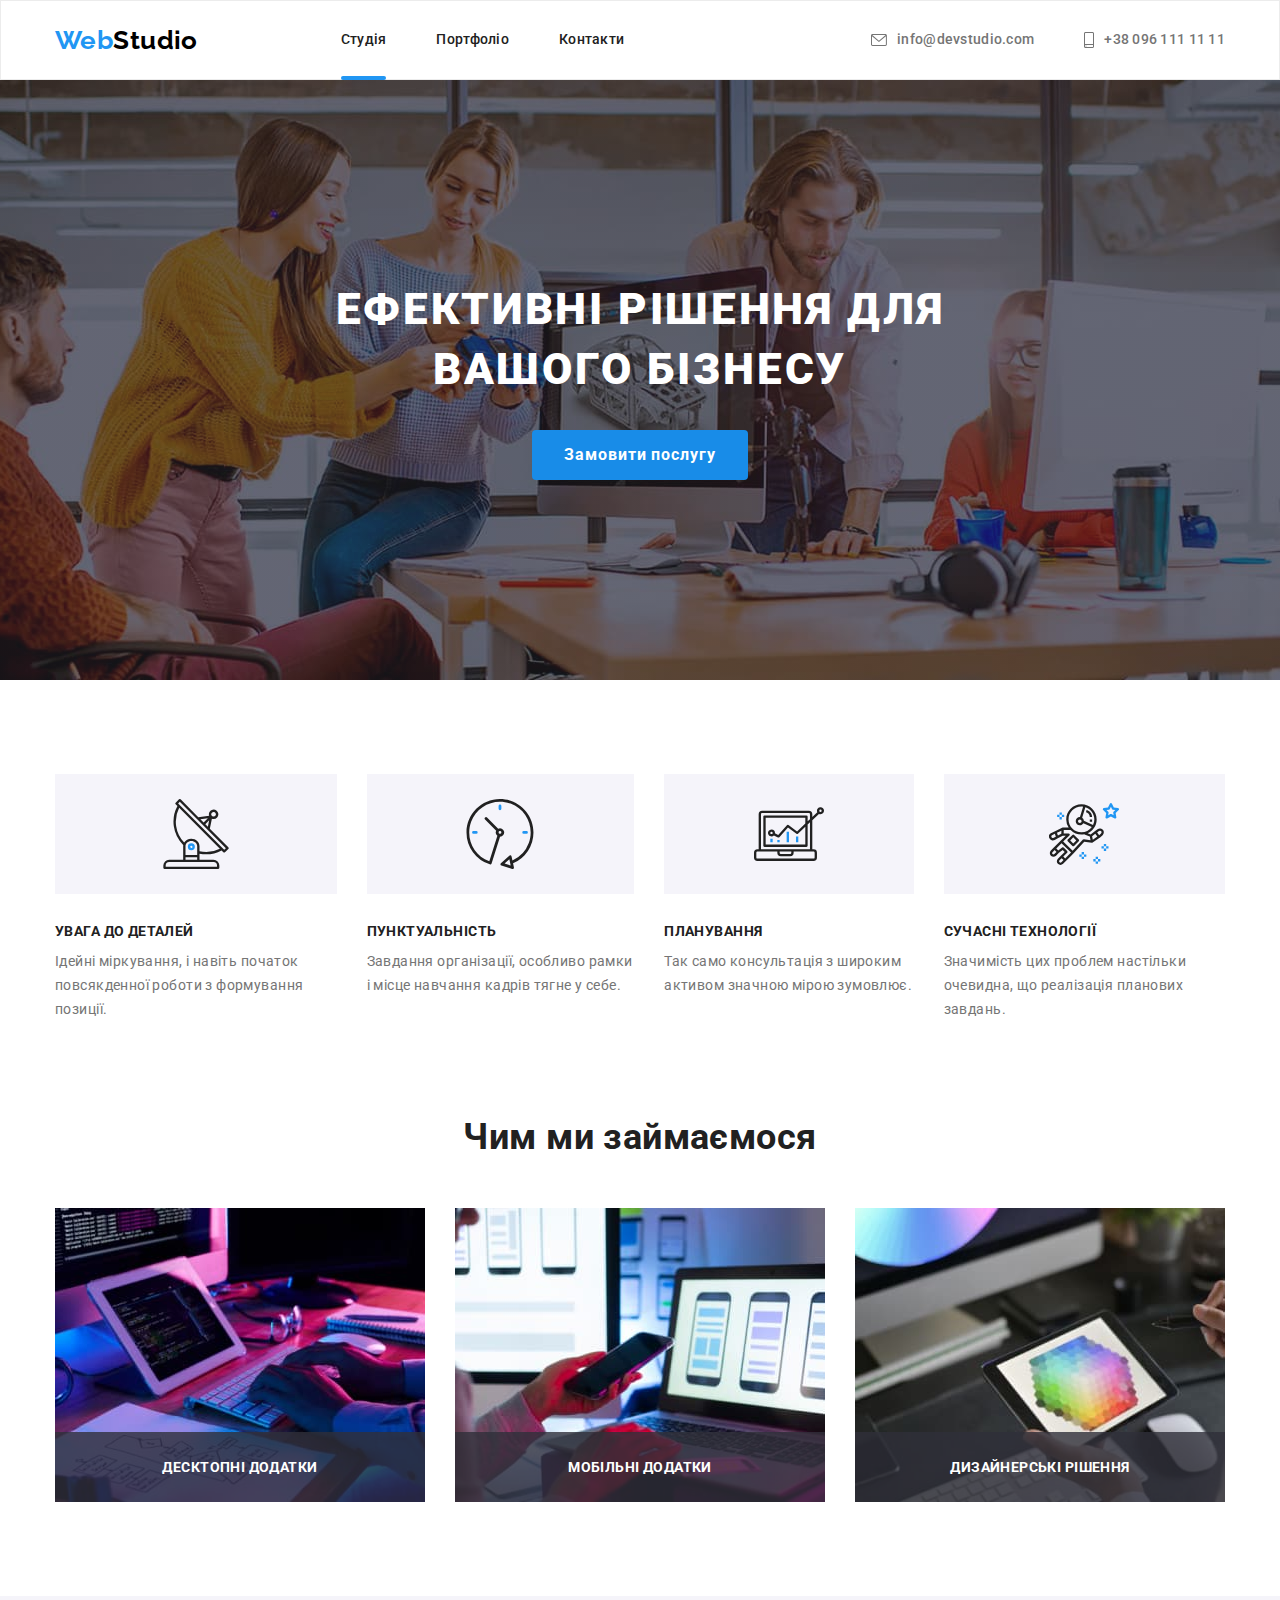
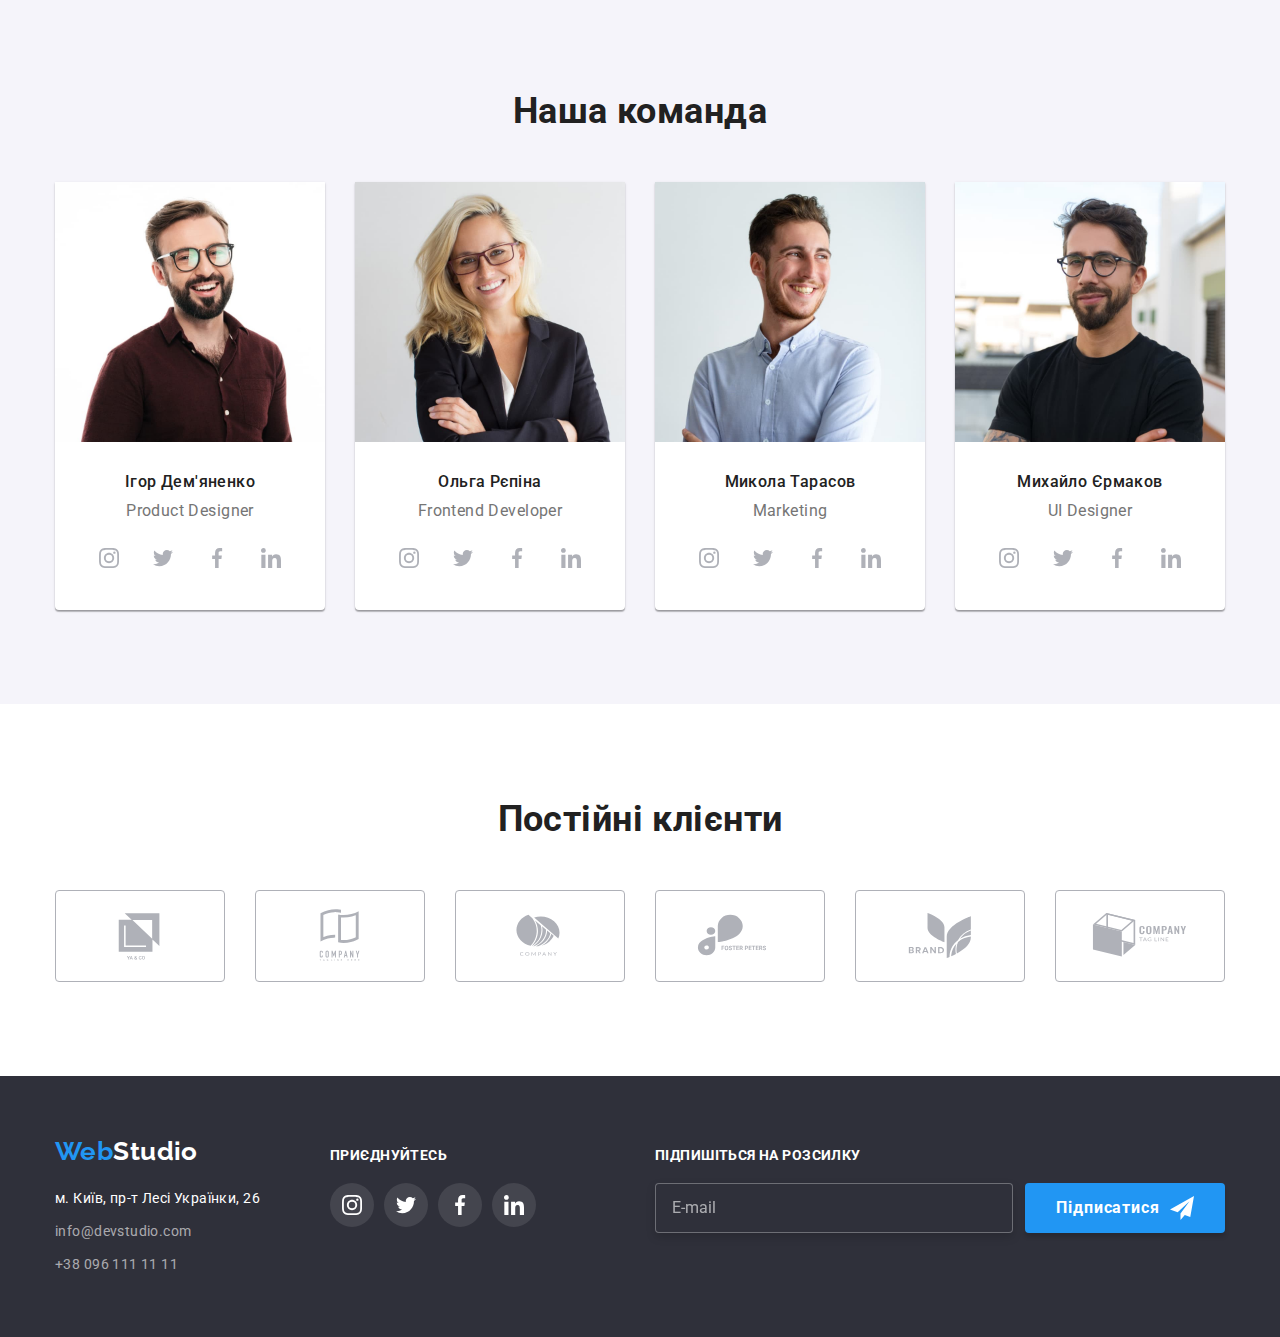
<file: index.html>
<!DOCTYPE html>
<html lang="uk">
  <head>
    <meta charset="UTF-8" />
    <meta http-equiv="X-UA-Compatible" content="IE=edge" />
    <meta name="viewport" content="width=device-width, initial-scale=1.0" />
    <title>Студія</title>
    <link
      href="https://fonts.googleapis.com/css2?family=Raleway:wght@700&family=Roboto:wght@400;500;700&display=swap"
      rel="stylesheet"
    />
    <link
      rel="stylesheet"
      href="https://cdnjs.cloudflare.com/ajax/libs/modern-normalize/1.1.0/modern-normalize.min.css"
    />
    <link rel="stylesheet" href="./css/main.min.css" />
  </head>
  <body>
    <!-- Шапка сайта -->

    <header class="page-header">
      <div class="container nav">
        <nav class="nav">
          <a href="./index.html" class="logo link">Web<span class="nav-studio">Studio</span></a>

          <ul class="site-nav list">
            <li class="site-nav__item">
              <a href="./index.html" class="site-nav__link link .site-nav__link_active active"
                >Студія</a
              >
            </li>
            <li class="site-nav__item">
              <a href="./portfolio.html" class="site-nav__link link">Портфоліо</a>
            </li>
            <li class="site-nav__item"><a href="" class="site-nav__link link">Контакти</a></li>
          </ul>
        </nav>

        <ul class="auth-nav list">
          <li class="auth-nav__item">
            <a class="auth-nav__link link" href="mailto:info@devstudio.com">
              <svg lang="en" aria-label="mail icon" class="auth-nav__icon" width="16" height="12">
                <use href="./images/icons.svg#icon-envelope"></use>
              </svg>
              info@devstudio.com
            </a>
          </li>
          <li class="auth-nav__item">
            <a class="auth-nav__link link" href="tel:+380961111111">
              <svg lang="en" aria-label="phone icon" class="auth-nav__icon" width="10" height="16">
                <use href="./images/icons.svg#icon-smartphone"></use>
              </svg>
              +38 096 111 11 11
            </a>
          </li>
        </ul>
      </div>
    </header>
    <main>
      <!--  HERO  -->
      <section class="hero">
        <div class="container">
          <h1 class="hero__title">Ефективні рішення для вашого бізнесу</h1>
          <button data-modal-open type="button" class="hero__btn">Замовити послугу</button>
        </div>
      </section>
      <!-- FEATURES -->
      <section class="section features-section">
        <div class="container">
          <h2 class="visually-hidden">Переваги</h2>
          <ul class="features list">
            <li class="features__item">
              <div class="features__label">
                <svg
                  lang="en"
                  aria-label="antenna icon"
                  class="features__icon"
                  width="70"
                  height="70"
                >
                  <use href="./images/icons.svg#icon-antenna"></use>
                </svg>
              </div>
              <h3 class="features__title">Увага до деталей</h3>
              <p class="features__text">
                Ідейні міркування, і навіть початок повсякденної роботи з формування позиції.
              </p>
            </li>
            <li class="features__item">
              <div class="features__label">
                <svg
                  lang="en"
                  aria-label="clock icon"
                  class="features__icon"
                  width="70"
                  height="70"
                >
                  <use href="./images/icons.svg#icon-clock"></use>
                </svg>
              </div>
              <h3 class="features__title">Пунктуальність</h3>
              <p class="features__text">
                Завдання організації, особливо рамки і місце навчання кадрів тягне у себе.
              </p>
            </li>
            <li class="features__item">
              <div class="features__label">
                <svg
                  lang="en"
                  aria-label="diagrama icon"
                  class="features__icon"
                  width="70"
                  height="70"
                >
                  <use href="./images/icons.svg#icon-diagram"></use>
                </svg>
              </div>
              <h3 class="features__title">Планування</h3>
              <p class="features__text">
                Так само консультація з широким активом значною мірою зумовлює.
              </p>
            </li>
            <li class="features__item">
              <div class="features__label">
                <svg
                  lang="en"
                  aria-label="astronaut icon"
                  class="features__icon"
                  width="70"
                  height="70"
                >
                  <use href="./images/icons.svg#icon-astronaut"></use>
                </svg>
              </div>
              <h3 class="features__title">Сучасні технології</h3>
              <p class="features__text">
                Значимість цих проблем настільки очевидна, що реалізація планових завдань.
              </p>
            </li>
          </ul>
        </div>
      </section>
      <!-- WORKS -->
      <section class="works-section">
        <div class="container">
          <h2 class="title">Чим ми займаємося</h2>
          <ul class="works list">
            <li class="works__item">
              <div class="works__thumb">
                <img
                  src="./images/box-1.jpg"
                  alt="Дизайнер верстає сторінку на ноутбуці"
                  width="370"
                />
                <div class="works__backdrop">
                  <p class="works__text">Десктопні додатки</p>
                </div>
              </div>
            </li>
            <li class="works__item">
              <div class="works__thumb">
                <img
                  src="./images/box-2.jpg"
                  alt="За рабочим столом сидить дизайнер з телефоном в руці."
                  width="370"
                />
                <div class="works__backdrop">
                  <p class="works__text">Мобільні додатки</p>
                </div>
              </div>
            </li>
            <li class="works__item">
              <div class="works__thumb">
                <img
                  src="./images/box-3.jpg"
                  alt="Дизайнер за рабочим столом выбирає колір на планшеті для майбутнього проекту"
                  width="370"
                />
                <div class="works__backdrop">
                  <p class="works__text">Дизайнерські рішення</p>
                </div>
              </div>
            </li>
          </ul>
        </div>
      </section>
      <!-- Наша команда -->
      <section class="section workers-section">
        <div class="container">
          <h2 class="title">Наша команда</h2>
          <ul class="workers list">
            <li class="workers__item">
              <img src="./images/igor.jpg" alt="Продукт-Дизайнер Ігор Дем'яненко" width="270" />
              <div class="worker__info">
                <h3 class="worker__title">Ігор Дем'яненко</h3>
                <p class="worker__text">Product Designer</p>
                <ul class="social-media list">
                  <li class="social-media__item">
                    <a href="" class="social-media__link">
                      <svg lang="en" aria-label="instagram icon" class="social-media__icon">
                        <use href="./images/icons.svg#icon-instagram"></use>
                      </svg>
                    </a>
                  </li>
                  <li class="social-media__item">
                    <a href="" class="social-media__link">
                      <svg lang="en" aria-label="twitter icon" class="social-media__icon">
                        <use href="./images/icons.svg#icon-twitter"></use>
                      </svg>
                    </a>
                  </li>
                  <li class="social-media__item">
                    <a href="" class="social-media__link">
                      <svg lang="en" aria-label="facebook icon" class="social-media__icon">
                        <use href="./images/icons.svg#icon-facebook"></use>
                      </svg>
                    </a>
                  </li>
                  <li class="social-media__item">
                    <a href="" class="social-media__link">
                      <svg lang="en" aria-label="linkedin icon" class="social-media__icon">
                        <use href="./images/icons.svg#icon-linkedin"></use>
                      </svg>
                    </a>
                  </li>
                </ul>
              </div>
            </li>
            <li class="workers__item">
              <img src="./images/olga.jpg" alt="Розробник Ольга Репіна" width="270" />
              <div class="worker__info">
                <h3 class="worker__title">Ольга Рєпіна</h3>
                <p class="worker__text">Frontend Developer</p>
                <ul class="social-media list">
                  <li class="social-media__item">
                    <a href="" class="social-media__link">
                      <svg lang="en" aria-label="instagram icon" class="social-media__icon">
                        <use href="./images/icons.svg#icon-instagram"></use>
                      </svg>
                    </a>
                  </li>
                  <li class="social-media__item">
                    <a href="" class="social-media__link">
                      <svg lang="en" aria-label="twitter icon" class="social-media__icon">
                        <use href="./images/icons.svg#icon-twitter"></use>
                      </svg>
                    </a>
                  </li>
                  <li class="social-media__item">
                    <a href="" class="social-media__link">
                      <svg lang="en" aria-label="facebook icon" class="social-media__icon">
                        <use href="./images/icons.svg#icon-facebook"></use>
                      </svg>
                    </a>
                  </li>
                  <li class="social-media__item">
                    <a href="" class="social-media__link">
                      <svg lang="en" aria-label="linkedin icon" class="social-media__icon">
                        <use href="./images/icons.svg#icon-linkedin"></use>
                      </svg>
                    </a>
                  </li>
                </ul>
              </div>
            </li>
            <li class="workers__item">
              <img src="./images/nikolay.jpg" alt="Маркетолог Микола Тарасов" width="270" />
              <div class="worker__info">
                <h3 class="worker__title">Микола Тарасов</h3>
                <p class="worker__text">Marketing</p>
                <ul class="social-media list">
                  <li class="social-media__item">
                    <a href="" class="social-media__link">
                      <svg lang="en" aria-label="instagram icon" class="social-media__icon">
                        <use href="./images/icons.svg#icon-instagram"></use>
                      </svg>
                    </a>
                  </li>
                  <li class="social-media__item">
                    <a href="" class="social-media__link">
                      <svg lang="en" aria-label="twitter icon" class="social-media__icon">
                        <use href="./images/icons.svg#icon-twitter"></use>
                      </svg>
                    </a>
                  </li>
                  <li class="social-media__item">
                    <a href="" class="social-media__link">
                      <svg lang="en" aria-label="facebook icon" class="social-media__icon">
                        <use href="./images/icons.svg#icon-facebook"></use>
                      </svg>
                    </a>
                  </li>
                  <li class="social-media__item">
                    <a href="" class="social-media__link">
                      <svg lang="en" aria-label="linkedin icon" class="social-media__icon">
                        <use href="./images/icons.svg#icon-linkedin"></use>
                      </svg>
                    </a>
                  </li>
                </ul>
              </div>
            </li>
            <li class="workers__item">
              <img src="./images/michail.jpg" alt="Дизайнер Михайло Єрмаков" width="270" />
              <div class="worker__info">
                <h3 class="worker__title">Михайло Єрмаков</h3>
                <p class="worker__text">UI Designer</p>
                <ul class="social-media list">
                  <li class="social-media__item">
                    <a href="" class="social-media__link">
                      <svg lang="en" aria-label="instagram icon" class="social-media__icon">
                        <use href="./images/icons.svg#icon-instagram"></use>
                      </svg>
                    </a>
                  </li>
                  <li class="social-media__item">
                    <a href="" class="social-media__link">
                      <svg lang="en" aria-label="twitter icon" class="social-media__icon">
                        <use href="./images/icons.svg#icon-twitter"></use>
                      </svg>
                    </a>
                  </li>
                  <li class="social-media__item">
                    <a href="" class="social-media__link">
                      <svg lang="en" aria-label="facebook icon" class="social-media__icon">
                        <use href="./images/icons.svg#icon-facebook"></use>
                      </svg>
                    </a>
                  </li>
                  <li class="social-media__item">
                    <a href="" class="social-media__link">
                      <svg lang="en" aria-label="linkedin icon" class="social-media__icon">
                        <use href="./images/icons.svg#icon-linkedin"></use>
                      </svg>
                    </a>
                  </li>
                </ul>
              </div>
            </li>
          </ul>
        </div>
      </section>
      <!-- CLIENTS -->
      <section class="clients-section section">
        <div class="container">
          <h2 class="title">Постійні клієнти</h2>
          <ul class="clients list">
            <li class="clients__item">
              <a href="" class="clients__link">
                <svg class="clients__icon" aria-label="лого клієнта" width="106px" height="60px">
                  <use href="./images/icons.svg#icon-logo"></use>
                </svg>
              </a>
            </li>
            <li class="clients__item">
              <a href="" class="clients__link">
                <svg class="clients__icon" aria-label="лого клієнта" width="106px" height="60px">
                  <use href="./images/icons.svg#icon-logo-1"></use>
                </svg>
              </a>
            </li>
            <li class="clients__item">
              <a href="" class="clients__link">
                <svg class="clients__icon" aria-label="лого клієнта" width="106px" height="60px">
                  <use href="./images/icons.svg#icon-logo-2"></use>
                </svg>
              </a>
            </li>
            <li class="clients__item">
              <a href="" class="clients__link">
                <svg class="clients__icon" aria-label="лого клієнта" width="106px" height="60px">
                  <use href="./images/icons.svg#icon-logo-3"></use>
                </svg>
              </a>
            </li>
            <li class="clients__item">
              <a href="" class="clients__link">
                <svg class="clients__icon" aria-label="лого клієнта" width="106px" height="60px">
                  <use href="./images/icons.svg#icon-logo-4"></use>
                </svg>
              </a>
            </li>
            <li class="clients__item">
              <a href="" class="clients__link">
                <svg class="clients__icon" aria-label="лого клієнта" width="106px" height="60px">
                  <use href="./images/icons.svg#icon-logo-5"></use>
                </svg>
              </a>
            </li>
          </ul>
        </div>
      </section>
    </main>
    <!-- Футер -->
    <footer class="footer">
      <div class="container footer-container">
        <div class="footer-address">
          <div class="footer-logo">
            <a href="./index.html" class="logo link"
              >Web<span class="footer-studio">Studio</span></a
            >
          </div>
          <address class="address">
            <ul class="address__list list">
              <li class="address__item">
                <a
                  class="address__link link"
                  href="https://goo.gl/maps/CPtrU1FHBa2aNyZL9"
                  target="_blank"
                  rel="noopener noreferrer nofollow"
                  >м. Київ, пр-т Лесі Українки, 26</a
                >
              </li>
              <li class="address__item">
                <a class="address__mail link" href="mailto:info@devstudio.com"
                  >info@devstudio.com</a
                >
              </li>
              <li>
                <a class="address__phone link" href="tel:+380961111111">+38 096 111 11 11</a>
              </li>
            </ul>
          </address>
        </div>
        <div class="footer-social-media">
          <h3 class="footer-social-media__title">Приєднуйтесь</h3>
          <ul class="social-media list">
            <li class="social-media__item">
              <a href="" class="social-media__link footer-social-media__link">
                <svg
                  lang="en"
                  aria-label="instagram icon"
                  class="social-media__icon footer-social-media__icon"
                >
                  <use href="./images/icons.svg#icon-instagram"></use>
                </svg>
              </a>
            </li>
            <li class="social-media__item">
              <a href="" class="social-media__link footer-social-media__link">
                <svg
                  lang="en"
                  aria-label="twitter icon"
                  class="social-media__icon footer-social-media__icon"
                >
                  <use href="./images/icons.svg#icon-twitter"></use>
                </svg>
              </a>
            </li>
            <li class="social-media__item">
              <a href="" class="social-media__link footer-social-media__link">
                <svg
                  lang="en"
                  aria-label="facebook icon"
                  class="social-media__icon footer-social-media__icon"
                >
                  <use href="./images/icons.svg#icon-facebook"></use>
                </svg>
              </a>
            </li>
            <li class="social-media__item">
              <a href="" class="social-media__link footer-social-media__link">
                <svg
                  lang="en"
                  aria-label="linkedin icon"
                  class="social-media__icon footer-social-media__icon"
                >
                  <use href="./images/icons.svg#icon-linkedin"></use>
                </svg>
              </a>
            </li>
          </ul>
        </div>
        <form class="subscribe">
          <p class="subscribe__title">Підпишіться на розсилку</p>
          <div class="subscribe__frame">
            <input
              class="subscribe__input"
              type="email"
              name="mail"
              placeholder="E-mail"
              required
            />

            <button type="submit" class="subscribe-btn">
              <span class="subscribe-btn__text">Підписатися</span>
              <svg
                lang="en"
                aria-label="send icon"
                class="subscribe-btn__icon"
                width="24"
                height="24"
              >
                <use href="./images/icons.svg#icon-send"></use>
              </svg>
            </button>
          </div>
        </form>
      </div>
    </footer>

    <!-- MODAL -->
    <div class="backdrop is-hidden" data-modal>
      <div class="modal">
        <button class="modal-close__btn" data-modal-close>
          <svg aria-label="іконка закрити" class="modal-close__icon" width="18px" height="18px">
            <use href="./images/icons.svg#icon-close"></use>
          </svg>
        </button>
        <p class="modal-text">Залиште свої дані, ми вам передзвонимо</p>
        <form class="form">
          <label class="form__field">
            <span class="form__label">Ім'я</span>
            <span class="form-input-icon">
              <input class="form__input" type="text" name="name" required />
              <svg class="form__icon" aria-label="person icon" width="18" height="18">
                <use href="./images/icons.svg#icon-person-black"></use>
              </svg>
            </span>
          </label>
          <label class="form__field">
            <span class="form__label">Телефон</span>
            <span class="form-input-icon">
              <input
                class="form__input"
                type="tel"
                name="tel"
                pattern="[0-9]{3}-[0-9]{3}-[0-9]{2}-[0-9]{2}"
                title="xxx-xxx-xx-xx"
                required
              />
              <svg class="form__icon" aria-label="phone icon" width="18" height="18">
                <use href="./images/icons.svg#icon-phone-black"></use>
              </svg>
            </span>
          </label>
          <label class="form__field">
            <span class="form__label">Пошта</span>
            <span class="form-input-icon">
              <input class="form__input" type="email" name="email" required />
              <svg class="form__icon" aria-label="email icon" width="18" height="18">
                <use href="./images/icons.svg#icon-email-black"></use>
              </svg>
            </span>
          </label>
          <label class="form__field">
            <span class="form__label">Коментар</span>
            <textarea class="form__comment" name="comment" placeholder="Введіть текст"></textarea>
          </label>

          <label class="agreement">
            <input
              class="agreement__input"
              type="checkbox"
              name="agreement"
              value="agrrement"
              required
            />
            <svg class="agreement__checkbox" aria-label="vector icon" width="16" height="15">
              <use class="agreement__icon" href="./images/icons.svg#icon-vector"></use>
            </svg>
            <span class="agreement__text"
              >Погоджуюся з розсилкою та приймаю&nbsp;
              <a class="agreement__link" href="">Умови договору</a></span
            >
          </label>
          <button class="form__btn" type="submit">Відправити</button>
        </form>
      </div>
    </div>
    <script src="./js/modal.js"></script>
  </body>
</html>
</file>
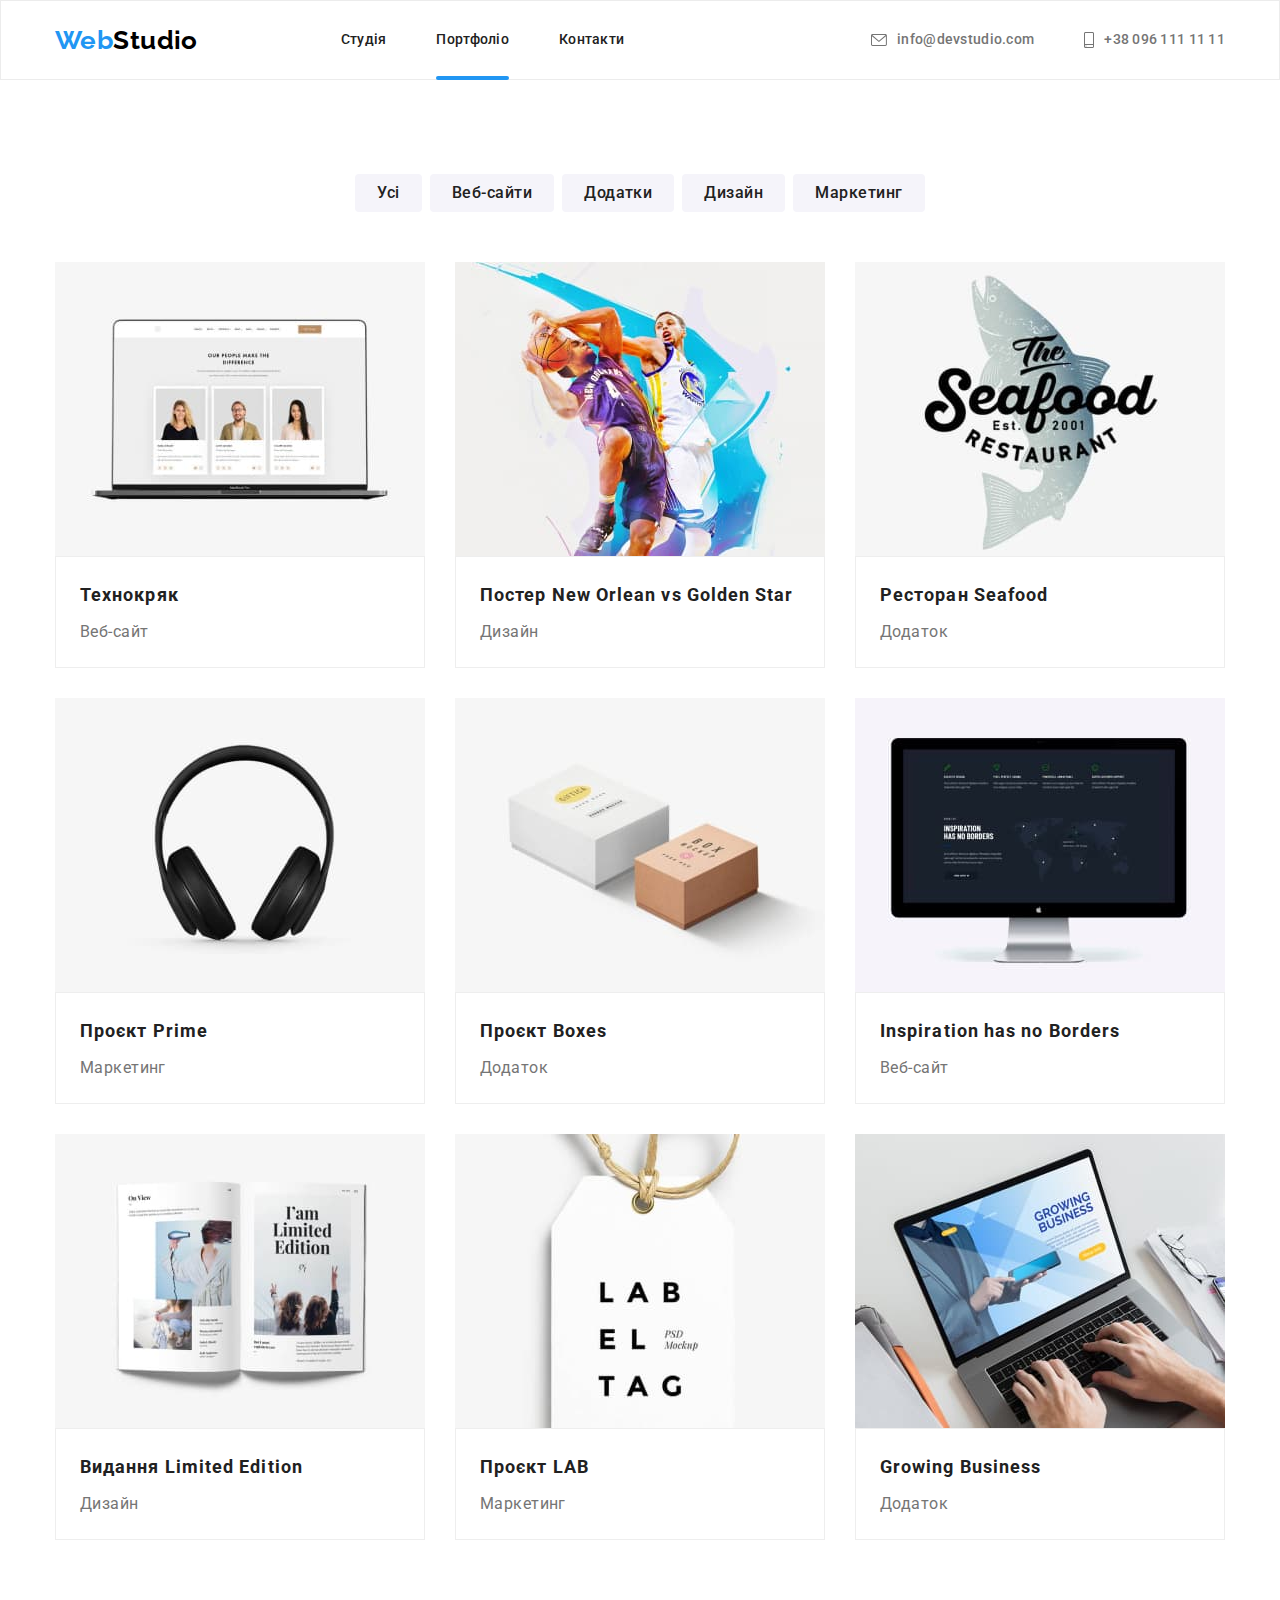
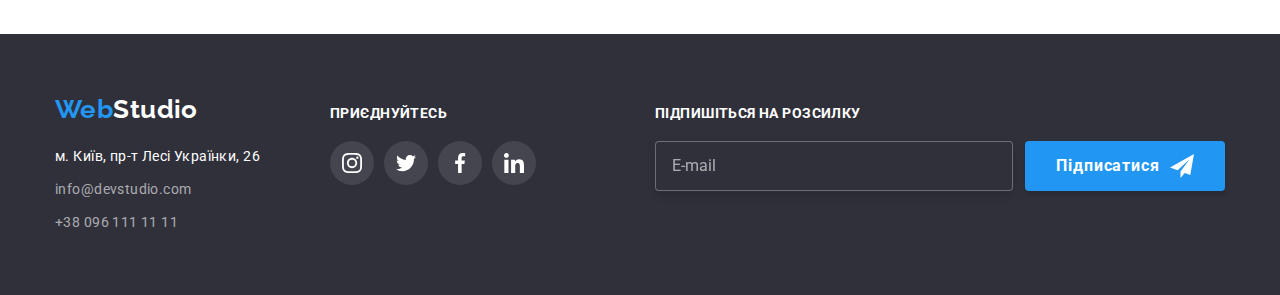
<file: portfolio.html>
<!DOCTYPE html>
<html lang="uk">
  <head>
    <meta charset="UTF-8" />
    <meta http-equiv="X-UA-Compatible" content="IE=edge" />
    <meta name="viewport" content="width=device-width, initial-scale=1.0" />
    <title>Portfolio</title>
    <link
      href="https://fonts.googleapis.com/css2?family=Raleway:wght@700&family=Roboto:wght@400;500;700&display=swap"
      rel="stylesheet"
    />
    <link
      rel="stylesheet"
      href="https://cdnjs.cloudflare.com/ajax/libs/modern-normalize/1.1.0/modern-normalize.min.css"
    />

    <link rel="stylesheet" href="./css/portfolio.min.css" />
  </head>
  <body>
    <!-- Шапка сайта -->

    <header class="page-header">
      <div class="container nav">
        <nav class="nav">
          <a href="./index.html" class="logo link">Web<span class="nav-studio">Studio</span></a>

          <ul class="site-nav list">
            <li class="site-nav__item">
              <a href="./index.html" class="site-nav__link link .site-nav__link_active">Студія</a>
            </li>
            <li class="site-nav__item">
              <a href="./portfolio.html" class="site-nav__link link active">Портфоліо</a>
            </li>
            <li class="site-nav__item"><a href="" class="site-nav__link link">Контакти</a></li>
          </ul>
        </nav>

        <ul class="auth-nav list">
          <li class="auth-nav__item">
            <a class="auth-nav__link link" href="mailto:info@devstudio.com">
              <svg lang="en" aria-label="mail icon" class="auth-nav__icon" width="16" height="12">
                <use href="./images/icons.svg#icon-envelope"></use>
              </svg>
              info@devstudio.com
            </a>
          </li>
          <li class="auth-nav__item">
            <a class="auth-nav__link link" href="tel:+380961111111">
              <svg lang="en" aria-label="phone icon" class="auth-nav__icon" width="10" height="16">
                <use href="./images/icons.svg#icon-smartphone"></use>
              </svg>
              +38 096 111 11 11
            </a>
          </li>
        </ul>
      </div>
    </header>
    <main>
      <!-- Меню- вид послуг -->
      <section class="section portfolio-section">
        <div class="container">
          <h1 class="visually-hidden">Portfolio</h1>
          <ul class="menu list">
            <li><button type="button" class="menu__btn">Усі</button></li>
            <li>
              <button type="button" class="menu__btn">Веб-сайти</button>
            </li>
            <li><button type="button" class="menu__btn">Додатки</button></li>
            <li><button type="button" class="menu__btn">Дизайн</button></li>
            <li><button type="button" class="menu__btn">Маркетинг</button></li>
          </ul>
          <ul class="card list">
            <li class="card__item">
              <a class="card__link link" href="">
                <div class="card__thumb">
                  <img
                    src="./images/img-4.jpg"
                    alt="Ноубук на екрані якого видно спеціалістів з програмування"
                    width="370"
                  />
                  <p class="card__overlay">
                    Ресурс пропонує комплексні пропозиції з різним рівнем функціоналу та сервісів.
                    Все це дозволить відвідувачу отримати вичерпні відомості про компанію чи
                    приватну особу.
                  </p>
                </div>
                <div class="card__content">
                  <h2 class="card__title">Технокряк</h2>
                  <p class="card__text">Веб-сайт</p>
                </div>
              </a>
            </li>
            <li class="card__item">
              <a class="card__link link" href="">
                <div class="card__thumb">
                  <img
                    src="./images/img-5.jpg"
                    alt="Двоє чоловіків грають у баскетбол"
                    width="370"
                  />
                  <p class="card__overlay">
                    Ресурс пропонує комплексні пропозиції з різним рівнем функціоналу та сервісів.
                    Все це дозволить відвідувачу отримати вичерпні відомості про компанію чи
                    приватну особу.
                  </p>
                </div>
                <div class="card__content">
                  <h2 class="card__title">Постер New Orlean vs Golden Star</h2>
                  <p class="card__text">Дизайн</p>
                </div>
              </a>
            </li>
            <li class="card__item">
              <a class="card__link link" href="">
                <div class="card__thumb">
                  <img src="./images/img-6.jpg" alt="Емблема ресторану" width="370" />
                  <p class="card__overlay">
                    Ресурс пропонує комплексні пропозиції з різним рівнем функціоналу та сервісів.
                    Все це дозволить відвідувачу отримати вичерпні відомості про компанію чи
                    приватну особу.
                  </p>
                </div>
                <div class="card__content">
                  <h2 class="card__title">Ресторан Seafood</h2>
                  <p class="card__text">Додаток</p>
                </div>
              </a>
            </li>
            <li class="card__item">
              <a class="card__link link" href="">
                <div class="card__thumb">
                  <img src="./images/img-7.jpg" alt="Навушники" width="370" />
                  <p class="card__overlay">
                    Ресурс пропонує комплексні пропозиції з різним рівнем функціоналу та сервісів.
                    Все це дозволить відвідувачу отримати вичерпні відомості про компанію чи
                    приватну особу.
                  </p>
                </div>
                <div class="card__content">
                  <h2 class="card__title">Проєкт Prime</h2>
                  <p class="card__text">Маркетинг</p>
                </div>
              </a>
            </li>
            <li class="card__item">
              <a class="card__link link" href="">
                <div class="card__thumb">
                  <img src="./images/img-8.jpg" alt="Дві коробки" width="370" />
                  <p class="card__overlay">
                    Ресурс пропонує комплексні пропозиції з різним рівнем функціоналу та сервісів.
                    Все це дозволить відвідувачу отримати вичерпні відомості про компанію чи
                    приватну особу.
                  </p>
                </div>
                <div class="card__content">
                  <h2 class="card__title">Проєкт Boxes</h2>
                  <p class="card__text">Додаток</p>
                </div>
              </a>
            </li>
            <li class="card__item">
              <a class="card__link link" href="">
                <div class="card__thumb">
                  <img src="./images/img-9.jpg" alt="Екран монітору" width="370" />
                  <p class="card__overlay">
                    Ресурс пропонує комплексні пропозиції з різним рівнем функціоналу та сервісів.
                    Все це дозволить відвідувачу отримати вичерпні відомості про компанію чи
                    приватну особу.
                  </p>
                </div>
                <div class="card__content">
                  <h2 class="card__title">Inspiration has no Borders</h2>
                  <p class="card__text">Веб-сайт</p>
                </div>
              </a>
            </li>
            <li class="card__item">
              <a class="card__link link" href="">
                <div class="card__thumb">
                  <img src="./images/img-10.jpg" alt="Журнал" width="370" />
                  <p class="card__overlay">
                    Ресурс пропонує комплексні пропозиції з різним рівнем функціоналу та сервісів.
                    Все це дозволить відвідувачу отримати вичерпні відомості про компанію чи
                    приватну особу.
                  </p>
                </div>
                <div class="card__content">
                  <h2 class="card__title">Видання Limited Edition</h2>
                  <p class="card__text">Дизайн</p>
                </div>
              </a>
            </li>
            <li class="card__item">
              <a class="card__link link" href="">
                <div class="card__thumb">
                  <img src="./images/img-11.jpg" alt="Етикетка" width="370" />
                  <p class="card__overlay">
                    Ресурс пропонує комплексні пропозиції з різним рівнем функціоналу та сервісів.
                    Все це дозволить відвідувачу отримати вичерпні відомості про компанію чи
                    приватну особу.
                  </p>
                </div>
                <div class="card__content">
                  <h2 class="card__title">Проєкт LAB</h2>
                  <p class="card__text">Маркетинг</p>
                </div>
              </a>
            </li>
            <li class="card__item">
              <a class="card__link link" href="">
                <div class="card__thumb">
                  <img src="./images/img-12.jpg" alt="Ноутбук" width="370" />
                  <p class="card__overlay">
                    Ресурс пропонує комплексні пропозиції з різним рівнем функціоналу та сервісів.
                    Все це дозволить відвідувачу отримати вичерпні відомості про компанію чи
                    приватну особу.
                  </p>
                </div>
                <div class="card__content">
                  <h2 class="card__title">Growing Business</h2>
                  <p class="card__text">Додаток</p>
                </div>
              </a>
            </li>
          </ul>
        </div>
      </section>
    </main>
    <!-- Футер -->
    <footer class="footer">
      <div class="container footer-container">
        <div class="footer-address">
          <div class="footer-logo">
            <a href="./index.html" class="logo link"
              >Web<span class="footer-studio">Studio</span></a
            >
          </div>
          <address class="address">
            <ul class="address__list list">
              <li class="address__item">
                <a
                  class="address__link link"
                  href="https://goo.gl/maps/CPtrU1FHBa2aNyZL9"
                  target="_blank"
                  rel="noopener noreferrer nofollow"
                  >м. Київ, пр-т Лесі Українки, 26</a
                >
              </li>
              <li class="address__item">
                <a class="address__mail link" href="mailto:info@devstudio.com"
                  >info@devstudio.com</a
                >
              </li>
              <li>
                <a class="address__phone link" href="tel:+380961111111">+38 096 111 11 11</a>
              </li>
            </ul>
          </address>
        </div>
        <div class="footer-social-media">
          <h3 class="footer-social-media__title">Приєднуйтесь</h3>
          <ul class="social-media list">
            <li class="social-media__item">
              <a href="" class="social-media__link footer-social-media__link">
                <svg
                  lang="en"
                  aria-label="instagram icon"
                  class="social-media__icon footer-social-media__icon"
                >
                  <use href="./images/icons.svg#icon-instagram"></use>
                </svg>
              </a>
            </li>
            <li class="social-media__item">
              <a href="" class="social-media__link footer-social-media__link">
                <svg
                  lang="en"
                  aria-label="twitter icon"
                  class="social-media__icon footer-social-media__icon"
                >
                  <use href="./images/icons.svg#icon-twitter"></use>
                </svg>
              </a>
            </li>
            <li class="social-media__item">
              <a href="" class="social-media__link footer-social-media__link">
                <svg
                  lang="en"
                  aria-label="facebook icon"
                  class="social-media__icon footer-social-media__icon"
                >
                  <use href="./images/icons.svg#icon-facebook"></use>
                </svg>
              </a>
            </li>
            <li class="social-media__item">
              <a href="" class="social-media__link footer-social-media__link">
                <svg
                  lang="en"
                  aria-label="linkedin icon"
                  class="social-media__icon footer-social-media__icon"
                >
                  <use href="./images/icons.svg#icon-linkedin"></use>
                </svg>
              </a>
            </li>
          </ul>
        </div>
        <form class="subscribe">
          <p class="subscribe__title">Підпишіться на розсилку</p>
          <div class="subscribe__frame">
            <input
              class="subscribe__input"
              type="email"
              name="mail"
              placeholder="E-mail"
              required
            />

            <button type="submit" class="subscribe-btn">
              <span class="subscribe-btn__text">Підписатися</span>
              <svg
                lang="en"
                aria-label="send icon"
                class="subscribe-btn__icon"
                width="24"
                height="24"
              >
                <use href="./images/icons.svg#icon-send"></use>
              </svg>
            </button>
          </div>
        </form>
      </div>
    </footer>
  </body>
</html>
</file>
<file: css/main.min.css>
:root{--primary-text-color: #757575;--secondary-text-color-white: #ffffff;--title-text-color: #212121;--accent-color: #2196f3;--primary-bgc-color: #ffffff;--secondary-bgc-color: #f5f4fa;--hero-footer-bg-color: #2f303a;--logo-studio-color-black: #000000;--contact-phone-mail-color: rgba(255, 255, 255, 0.6);--container-bg-color: #eeeeee;--header-boarder-color: #ececec;--order-btn-bg-color: #188ce8;--social-links-color: #afb1b8;--social-list-bg-color-footer: rgba(255, 255, 255, 0.1);--backdrop-color: rgba(0, 0, 0, 0.2);--modal-bdc-color: #ffffff;--backdrop-hover-color: rgba(33, 150, 243, 0.9);--backdrop-color: rgba(47, 48, 58, 0.8);--transition: 250ms cubic-bezier(0.4, 0, 0.2, 1)}.visually-hidden{position:absolute;width:1px;height:1px;margin:-1px;border:0;padding:0;white-space:nowrap;clip-path:inset(100%);clip:rect(0 0 0 0);overflow:hidden}h1,h2,h3,h4,h5,h6,p{margin:0}ul,ol{margin-top:0;margin-bottom:0;padding-left:0}.link{text-decoration:none;color:inherit}.list{list-style:none;padding-left:0;margin:0}.address{font-style:normal}button{font-family:inherit;cursor:pointer;display:block;margin:0 auto;border:none;border-radius:4px}img{display:block;max-width:100%;height:auto}.section{padding-top:94px;padding-bottom:94px}.container{margin-left:auto;margin-right:auto;width:1200px;padding-left:15px;padding-right:15px;align-items:center}body{background-color:var(--primary-bgc-color);color:var(--primary-text-color);font-family:Roboto,sans-serif;letter-spacing:.03em;font-size:14px}.logo{color:var(--accent-color);font-family:Raleway,sans-serif;font-weight:700;font-size:26px;line-height:1.19}.title{margin-bottom:50px;color:var(--title-text-color);font-weight:700;font-size:36px;line-height:1.17;text-align:center}.backdrop{position:fixed;top:0;left:0;width:100%;height:100%;background-color:var(--backdrop-color);opacity:1;transition:opacity 250ms cubic-bezier(0.4, 0, 0.2, 1),visibility 250ms cubic-bezier(0.4, 0, 0.2, 1)}.backdrop.is-hidden{opacity:0;pointer-events:none;visibility:hidden}.modal{position:absolute;top:50%;left:50%;transform:translate(-50%, -50%) scale(1);transition:transform 250ms cubic-bezier(0.4, 0, 0.2, 1),opacity 250ms cubic-bezier(0.4, 0, 0.2, 1);width:528px;height:581px;background-color:var(--modal-bdc-color);color:#000;border-radius:4px;padding:40px}.backdrop.is-hidden .modal{opacity:0;transform:translate(-50%, -50%) scale(1.1)}.modal-close__btn{display:flex;align-items:center;justify-content:center;color:#000;width:30px;height:30px;padding:0;border:1px solid rgba(0,0,0,.1);background-color:#fff;border-radius:50%;position:absolute;top:8px;right:8px}.modal-close__icon{fill:currentColor;transition:color 250ms cubic-bezier(0.4, 0, 0.2, 1)}.modal-close__icon:hover{color:var(--accent-color)}.modal-text{margin-bottom:12px;font-weight:700;font-size:20px;line-height:23px;text-align:center}.form{display:flex;flex-direction:column}.form__field{margin-bottom:20px}.form__label{display:block;margin-bottom:4px;font-size:12px;line-height:14px;letter-spacing:.01em;color:var(--primary-text-color)}.form__input{width:100%;height:40px;border:1px solid rgba(33,33,33,.2);border-radius:4px;padding-left:42px;transition:border-color 250ms cubic-bezier(0.4, 0, 0.2, 1)}.form__input:focus{outline:none;border-color:var(--accent-color)}.form-input-icon{position:relative;display:block}.form__icon{display:block;position:absolute;top:50%;left:12px;transform:translateY(-50%);fill:currentColor;transition:fill 250ms cubic-bezier(0.4, 0, 0.2, 1)}.form-input-icon:focus-within>.form__icon{fill:var(--accent-color)}.form__comment{width:100%;height:120px;border:1px solid rgba(33,33,33,.2);border-radius:4px;font-size:12px;line-height:14px;letter-spacing:.01em;padding:12px 16px;resize:none;transition:border-color var(--transition)}.form__comment:focus{outline:none;border-color:var(--accent-color)}.form__comment::placeholder{color:rgba(117,117,117,.5)}.agreement__link{color:var(--accent-color)}.form-agreement-text{color:var(--primary-text-color)}.agreement{display:flex;align-items:center;justify-content:center}.agreement__checkbox{border:1px solid var(--title-text-color);border-radius:2px;cursor:pointer;margin-right:10px}.agreement__input:checked+.agreement__checkbox{background-color:var(--accent-color);border-color:var(--accent-color)}.agreement__input:focus+.agreement__checkbox{border-color:var(--accent-color)}.agreement__icon{display:none}.agreement__input:checked+.agreement__checkbox .agreement__icon{display:block;fill:var(--accent-color)}.agreement__input{appearance:none;position:absolute}.form__btn{min-width:200px;min-height:50px;background-color:var(--accent-color);font-weight:700;font-size:16px;line-height:30px;color:var(--secondary-text-color-white);letter-spacing:.06em;margin-top:30px;box-shadow:0px 1px 3px rgba(0,0,0,.12),0px 1px 1px rgba(0,0,0,.14),0px 2px 1px rgba(0,0,0,.2);transition:background-color var(--transition),box-shadow var(--transition)}.form__btn:focus,.form__btn:hover{background-color:var(--order-btn-bg-color);box-shadow:0px 4px 4px rgba(0,0,0,.15)}.social-media{display:flex;justify-content:center;column-gap:10px}.social-media__link{display:flex;align-items:center;justify-content:center;width:44px;height:44px;color:var(--social-links-color);border-radius:50%;background-color:var(--primary-bgc-color);transition:color 250ms cubic-bezier(0.4, 0, 0.2, 1),background-color 250ms cubic-bezier(0.4, 0, 0.2, 1)}.social-media__link:hover,.social-media__link:focus{background-color:var(--accent-color);color:var(--secondary-text-color-white)}.social-media__icon{width:20px;height:20px;fill:currentColor}.page-header{display:flex;align-items:center;height:80px;border:1px solid;color:var(--header-boarder-color)}.nav{display:flex;align-items:center}.nav-studio{color:var(--logo-studio-color-black)}.site-nav{display:flex;margin-left:93px}.site-nav__item,.auth-nav__item{margin-left:50px}.site-nav,.auth-nav{letter-spacing:.02em}.site-nav__link{display:block;padding-top:32px;padding-bottom:32px;color:var(--title-text-color);font-weight:500;line-height:1.14;transition:color 250ms cubic-bezier(0.4, 0, 0.2, 1)}.site-nav__link:hover,.site-nav__link:focus{color:var(--accent-color)}.site-nav__link_active{color:var(--accent-color)}.active{position:relative}.active::after{content:"";display:block;width:100%;height:4px;background-color:var(--accent-color);border-radius:2px;position:absolute;left:0;bottom:0}.auth-nav{display:flex;margin-left:auto;align-items:center}.auth-nav__link{display:flex;gap:10px;padding-top:32px;padding-bottom:32px;align-items:center;color:var(--primary-text-color);font-weight:500;line-height:1.14;transition:color 250ms cubic-bezier(0.4, 0, 0.2, 1)}.auth-nav__link:hover,.auth-nav__link:focus{color:var(--accent-color)}.auth-nav__icon{fill:currentColor}.hero{max-width:1600px;height:600px;margin-left:auto;margin-right:auto;background-image:linear-gradient(to right, rgba(47, 48, 58, 0.4), rgba(47, 48, 58, 0.4)),url(../images/overlay.jpg);background-repeat:no-repeat;background-position:center;background-size:cover;padding-top:200px;padding-bottom:200px;text-align:center}.hero__title{margin-bottom:30px;margin-left:auto;margin-right:auto;width:696px;color:var(--secondary-text-color-white);font-weight:900;font-size:44px;line-height:1.36;letter-spacing:.06em;text-transform:uppercase}.hero__btn{padding:10px 32px;min-width:216px;display:inline-block;text-align:center;color:var(--secondary-text-color-white);background-color:var(--order-btn-bg-color);letter-spacing:.06em;font-weight:700;font-size:16px;line-height:1.87}.features{display:flex;gap:30px}.features__label{display:flex;height:120px;align-items:center;justify-content:center;background-color:var(--secondary-bgc-color);margin-bottom:30px}.features__title{margin-bottom:10px;color:var(--title-text-color);font-weight:700;line-height:1.14;text-transform:uppercase;font-size:14px}.features__text{line-height:1.71}.works-section{padding-bottom:94px}.works{display:flex}.works__item:not(:nth-child(3n)){margin-right:30px}.works__thumb{position:relative}.works__text{position:absolute;bottom:0;width:370px;height:70px;background-color:var(--backdrop-color);display:flex;justify-content:center;align-items:center;font-weight:700;line-height:16px;text-transform:uppercase;color:var(--secondary-text-color-white)}.workers-section{padding-top:94px;padding-bottom:94px;margin-bottom:0;background-color:var(--secondary-bgc-color)}.workers{display:flex;flex-wrap:wrap;gap:30px}.workers__item{border-radius:0px 0px 4px 4px;box-shadow:0px 1px 3px rgba(0,0,0,.12),0px 1px 1px rgba(0,0,0,.14),0px 2px 1px rgba(0,0,0,.2);background-color:var(--primary-bgc-color);text-align:center}.worker__info{padding-top:30px;padding-bottom:30px}.worker__title{margin-bottom:10px;color:var(--title-text-color);font-weight:500;font-size:16px;line-height:1.19}.worker__text{font-size:16px;line-height:1.19;margin-bottom:16px}.clients{display:flex;gap:30px}.clients__link{display:flex;justify-content:center;align-items:center;color:var(--social-links-color);width:170px;height:92px;border:1px solid var(--social-links-color);border-radius:4px;transition:color 250ms cubic-bezier(0.4, 0, 0.2, 1),border-color 250ms cubic-bezier(0.4, 0, 0.2, 1)}.clients__link:hover,.clients__link:focus{border-color:var(--accent-color);color:var(--accent-color)}.clients__icon{fill:currentColor}.footer{padding-top:60px;padding-bottom:60px;background-color:var(--hero-footer-bg-color)}.footer-container{display:flex;align-items:baseline}.footer-address{margin-right:70px}.footer-logo{margin-bottom:20px}.footer-studio{color:var(--secondary-text-color-white)}.address__link{color:var(--secondary-text-color-white);transition:color 250ms cubic-bezier(0.4, 0, 0.2, 1)}.address__link:hover,.address__link:focus{color:var(--primary-text-color)}.address__list{font-style:normal;line-height:1.71}.address__item:not(:last-child){margin-bottom:9px}.address__mail{color:var(--contact-phone-mail-color);transition:color 250ms cubic-bezier(0.4, 0, 0.2, 1)}.address__mail:hover,.address__mail:focus{color:var(--secondary-text-color-white)}.address__phone{color:var(--contact-phone-mail-color);transition:color 250ms cubic-bezier(0.4, 0, 0.2, 1)}.address__phone:hover,.address__phone:focus{color:var(--secondary-text-color-white)}.subscribe{margin-left:auto}.subscribe__title{margin-bottom:20px;font-weight:700;font-size:14px;line-height:16px;text-transform:uppercase;color:var(--secondary-text-color-white)}.subscribe__frame{display:flex;gap:12px}.subscribe__input{width:358px;height:50px;border:1px solid rgba(255,255,255,.3);filter:drop-shadow(0px 4px 4px rgba(0, 0, 0, 0.15));border-radius:4px;padding:15px 16px;background-color:var(--hero-footer-bg-color);outline:none;color:#fff}.subscribe__input::placeholder{font-weight:400;font-size:16px;line-height:20px;color:rgba(255,255,255,.6)}.subscribe-btn{font-weight:700;font-size:16px;line-height:30px;letter-spacing:.06em;color:var(--secondary-text-color-white);width:200px;height:50px;background-color:var(--accent-color);box-shadow:0px 4px 4px rgba(0,0,0,.15);display:flex;justify-content:center;align-items:center;transition:background-color var(--transition),box-shadow var(--transition)}.subscribe-btn:focus,.subscribe-btn:hover{background-color:var(--order-btn-bg-color);box-shadow:0px 4px 4px rgba(0,0,0,.15)}.subscribe-btn__text{margin-right:10px;padding:0}.subscribe-btn__icon{fill:currentColor}.footer-social-media__title{margin-bottom:20px;font-weight:700;font-size:14px;line-height:16px;text-transform:uppercase;color:var(--secondary-text-color-white)}.footer-social-media__link{background-color:var(--social-list-bg-color-footer)}.footer-social-media__icon{fill:var(--secondary-text-color-white)}/*# sourceMappingURL=main.min.css.map */
</file>
<file: css/portfolio.min.css>
:root{--primary-text-color: #757575;--secondary-text-color-white: #ffffff;--title-text-color: #212121;--accent-color: #2196f3;--primary-bgc-color: #ffffff;--secondary-bgc-color: #f5f4fa;--hero-footer-bg-color: #2f303a;--logo-studio-color-black: #000000;--contact-phone-mail-color: rgba(255, 255, 255, 0.6);--container-bg-color: #eeeeee;--header-boarder-color: #ececec;--order-btn-bg-color: #188ce8;--social-links-color: #afb1b8;--social-list-bg-color-footer: rgba(255, 255, 255, 0.1);--backdrop-color: rgba(0, 0, 0, 0.2);--modal-bdc-color: #ffffff;--backdrop-hover-color: rgba(33, 150, 243, 0.9);--backdrop-color: rgba(47, 48, 58, 0.8);--transition: 250ms cubic-bezier(0.4, 0, 0.2, 1)}.visually-hidden{position:absolute;width:1px;height:1px;margin:-1px;border:0;padding:0;white-space:nowrap;clip-path:inset(100%);clip:rect(0 0 0 0);overflow:hidden}h1,h2,h3,h4,h5,h6,p{margin:0}ul,ol{margin-top:0;margin-bottom:0;padding-left:0}.link{text-decoration:none;color:inherit}.list{list-style:none;padding-left:0;margin:0}.address{font-style:normal}button{font-family:inherit;cursor:pointer;display:block;margin:0 auto;border:none;border-radius:4px}img{display:block;max-width:100%;height:auto}.section{padding-top:94px;padding-bottom:94px}.container{margin-left:auto;margin-right:auto;width:1200px;padding-left:15px;padding-right:15px;align-items:center}body{background-color:var(--primary-bgc-color);color:var(--primary-text-color);font-family:Roboto,sans-serif;letter-spacing:.03em;font-size:14px}.logo{color:var(--accent-color);font-family:Raleway,sans-serif;font-weight:700;font-size:26px;line-height:1.19}.social-media{display:flex;justify-content:center;column-gap:10px}.social-media__link{display:flex;align-items:center;justify-content:center;width:44px;height:44px;color:var(--social-links-color);border-radius:50%;background-color:var(--primary-bgc-color);transition:color 250ms cubic-bezier(0.4, 0, 0.2, 1),background-color 250ms cubic-bezier(0.4, 0, 0.2, 1)}.social-media__link:hover,.social-media__link:focus{background-color:var(--accent-color);color:var(--secondary-text-color-white)}.social-media__icon{width:20px;height:20px;fill:currentColor}.page-header{display:flex;align-items:center;height:80px;border:1px solid;color:var(--header-boarder-color)}.nav{display:flex;align-items:center}.nav-studio{color:var(--logo-studio-color-black)}.site-nav{display:flex;margin-left:93px}.site-nav__item,.auth-nav__item{margin-left:50px}.site-nav,.auth-nav{letter-spacing:.02em}.site-nav__link{display:block;padding-top:32px;padding-bottom:32px;color:var(--title-text-color);font-weight:500;line-height:1.14;transition:color 250ms cubic-bezier(0.4, 0, 0.2, 1)}.site-nav__link:hover,.site-nav__link:focus{color:var(--accent-color)}.site-nav__link_active{color:var(--accent-color)}.active{position:relative}.active::after{content:"";display:block;width:100%;height:4px;background-color:var(--accent-color);border-radius:2px;position:absolute;left:0;bottom:0}.auth-nav{display:flex;margin-left:auto;align-items:center}.auth-nav__link{display:flex;gap:10px;padding-top:32px;padding-bottom:32px;align-items:center;color:var(--primary-text-color);font-weight:500;line-height:1.14;transition:color 250ms cubic-bezier(0.4, 0, 0.2, 1)}.auth-nav__link:hover,.auth-nav__link:focus{color:var(--accent-color)}.auth-nav__icon{fill:currentColor}.menu{display:flex;flex-wrap:wrap;gap:8px;justify-content:center;margin-bottom:50px}.menu__btn{display:inline-block;padding:6px 22px;text-align:center;color:var(--title-text-color);background-color:#f5f4fa;font-weight:500;font-size:16px;line-height:1.6;letter-spacing:.03em;transition:color 250ms cubic-bezier(0.4, 0, 0.2, 1),background-color 250ms cubic-bezier(0.4, 0, 0.2, 1),box-shadow 250ms cubic-bezier(0.4, 0, 0.2, 1)}.menu__btn:hover,.menu__btn:focus{color:var(--primary-bgc-color);background-color:var(--accent-color);box-shadow:0px 3px 1px rgba(0,0,0,.1),0px 1px 2px rgba(0,0,0,.08),0px 2px 2px rgba(0,0,0,.12)}.card{display:flex;gap:30px;flex-wrap:wrap;justify-content:center}.card__link{display:block;transition:box-shadow 250ms cubic-bezier(0.4, 0, 0.2, 1)}.card__link:hover,.card__link:focus{box-shadow:0px 1px 1px rgba(0,0,0,.12),0px 4px 4px rgba(0,0,0,.06),1px 4px 6px rgba(0,0,0,.16)}.card__thumb{position:relative;overflow:hidden}.card__overlay{position:absolute;top:0;left:0;width:100%;height:100%;background-color:var(--accent-color);overflow:auto;transform:translateY(100%);transition:transform 250ms cubic-bezier(0.4, 0, 0.2, 1);font-weight:400;font-size:18px;line-height:28px;color:var(--secondary-text-color-white);padding:63px 24px}.card__link:hover .card__overlay,.card__link:focus .card__overlay{transform:translateY(0%)}.card__content{padding-top:20px;padding-bottom:20px;padding-left:24px;padding-right:24px;border:1px solid;border-color:var(--container-bg-color)}.card__title{margin-bottom:4px;color:var(--title-text-color);font-weight:700;font-size:18px;line-height:2;letter-spacing:.06em}.card__text{color:var(--primary-text-color);font-size:16px;line-height:1.88}.footer{padding-top:60px;padding-bottom:60px;background-color:var(--hero-footer-bg-color)}.footer-container{display:flex;align-items:baseline}.footer-address{margin-right:70px}.footer-logo{margin-bottom:20px}.footer-studio{color:var(--secondary-text-color-white)}.address__link{color:var(--secondary-text-color-white);transition:color 250ms cubic-bezier(0.4, 0, 0.2, 1)}.address__link:hover,.address__link:focus{color:var(--primary-text-color)}.address__list{font-style:normal;line-height:1.71}.address__item:not(:last-child){margin-bottom:9px}.address__mail{color:var(--contact-phone-mail-color);transition:color 250ms cubic-bezier(0.4, 0, 0.2, 1)}.address__mail:hover,.address__mail:focus{color:var(--secondary-text-color-white)}.address__phone{color:var(--contact-phone-mail-color);transition:color 250ms cubic-bezier(0.4, 0, 0.2, 1)}.address__phone:hover,.address__phone:focus{color:var(--secondary-text-color-white)}.subscribe{margin-left:auto}.subscribe__title{margin-bottom:20px;font-weight:700;font-size:14px;line-height:16px;text-transform:uppercase;color:var(--secondary-text-color-white)}.subscribe__frame{display:flex;gap:12px}.subscribe__input{width:358px;height:50px;border:1px solid rgba(255,255,255,.3);filter:drop-shadow(0px 4px 4px rgba(0, 0, 0, 0.15));border-radius:4px;padding:15px 16px;background-color:var(--hero-footer-bg-color);outline:none;color:#fff}.subscribe__input::placeholder{font-weight:400;font-size:16px;line-height:20px;color:rgba(255,255,255,.6)}.subscribe-btn{font-weight:700;font-size:16px;line-height:30px;letter-spacing:.06em;color:var(--secondary-text-color-white);width:200px;height:50px;background-color:var(--accent-color);box-shadow:0px 4px 4px rgba(0,0,0,.15);display:flex;justify-content:center;align-items:center;transition:background-color var(--transition),box-shadow var(--transition)}.subscribe-btn:focus,.subscribe-btn:hover{background-color:var(--order-btn-bg-color);box-shadow:0px 4px 4px rgba(0,0,0,.15)}.subscribe-btn__text{margin-right:10px;padding:0}.subscribe-btn__icon{fill:currentColor}.footer-social-media__title{margin-bottom:20px;font-weight:700;font-size:14px;line-height:16px;text-transform:uppercase;color:var(--secondary-text-color-white)}.footer-social-media__link{background-color:var(--social-list-bg-color-footer)}.footer-social-media__icon{fill:var(--secondary-text-color-white)}/*# sourceMappingURL=portfolio.min.css.map */
</file>
